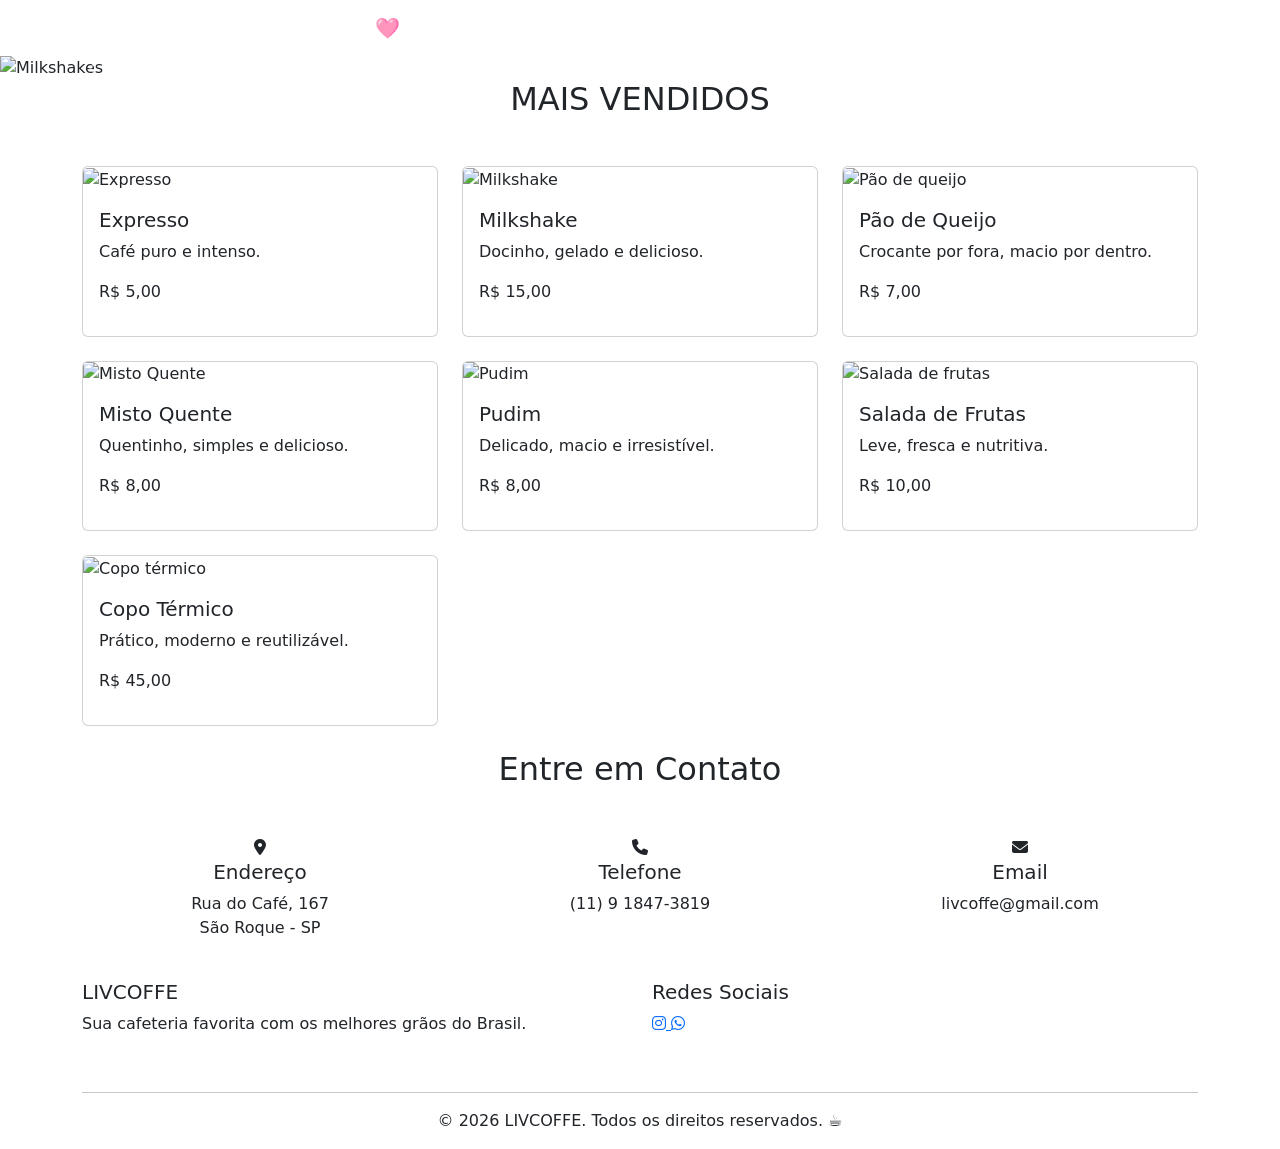
<file: src/main/resources/templates/index.html>
<!DOCTYPE html>
<html lang="pt-BR" xmlns:th="http://www.thymeleaf.org">

<head>
    <meta charset="UTF-8">
    <meta name="viewport" content="width=device-width, initial-scale=1.0">

    <title>LIVCOFFE - Sua Cafeteria Favorita</title>

    <!-- BOOTSTRAP -->
    <link href="https://cdn.jsdelivr.net/npm/bootstrap@5.3.8/dist/css/bootstrap.min.css"
          rel="stylesheet"
          integrity="sha384-sRIl4kxILFvY47J16cr9ZwB07vP4J8+LH7qKQnuqkuIAvNWLzeN8tE5YBujZqJLB"
          crossorigin="anonymous">

    <!-- FONT AWESOME -->
    <link rel="stylesheet"
          href="https://cdnjs.cloudflare.com/ajax/libs/font-awesome/6.4.0/css/all.min.css">

    <!-- CSS -->
    <link rel="stylesheet" th:href="@{/css/style.css}">

    <!-- FAVICON -->
    <link rel="icon"
          type="image/png"
          th:href="@{/img/favicon.png}">

</head>

<body>

<!-- ================================
     HEADER / NAVBAR
     ================================ -->

<header>

    <nav class="navbar navbar-expand-lg navbar-dark bg-coffee">

        <div class="container-fluid">

            <a class="navbar-brand" th:href="@{/}">
                <i class="fas fa-coffee"></i>
                SEJA BEM-VINDA(O) À LIVCOFFE! 🩷
            </a>

            <button class="navbar-toggler"
                    type="button"
                    data-bs-toggle="collapse"
                    data-bs-target="#navbarNav"
                    aria-controls="navbarNav"
                    aria-expanded="false"
                    aria-label="Toggle navigation">

                <span class="navbar-toggler-icon"></span>

            </button>

            <div class="collapse navbar-collapse" id="navbarNav">

                <ul class="navbar-nav ms-auto">

                    <li class="nav-item">
                        <a class="nav-link active"
                           th:href="@{/}">
                            Início
                        </a>
                    </li>
                    <li class="nav-item">
                        <a class="nav-link "
                           th:href="@{/sobre}">
                            Sobre
                        </a>
                    </li>

                    <li class="nav-item">
                        <a class="nav-link"
                           th:href="@{/produtos}">
                            Produtos
                        </a>
                    </li>

                    <li class="nav-item">
                        <a class="nav-link"
                           th:href="@{/pedidos}">
                            Pedidos
                        </a>
                    </li>

                </ul>

            </div>

        </div>

    </nav>

</header>



<!-- ================================
     CONTEÚDO PRINCIPAL
     ================================ -->

<main id="home">

    <!-- ================================
         CARROSSEL
         ================================ -->

    <div id="carouselExampleAutoplaying"
         class="carousel slide"
         data-bs-ride="carousel">

        <div class="carousel-inner">

            <!-- SLIDE 1 -->
            <div class="carousel-item active">

                <img th:src="@{/img/milkshakes.jpg}"
                     class="d-block w-100"
                     alt="Milkshakes">

                <div class="carousel-caption">

                    <h2 class="carousel-title">
                        Seu momento mais gostoso ☕
                    </h2>

                    <p class="carousel-text">
                        Cafés, doces e delícias preparados especialmente para você.
                    </p>

                    <a th:href="@{/produtos}" class="btn">
                        Conheça nosso menu
                    </a>

                </div>

            </div>


            <!-- SLIDE 2 -->
            <div class="carousel-item">

                <img th:src="@{/img/pãodequeijo.jpg}"
                     class="d-block w-100"
                     alt="Pão de queijo">

                <div class="carousel-caption">

                    <h2 class="carousel-title">
                        Sabor que combina com você
                    </h2>

                    <p class="carousel-text">
                        Aproveite nossos cafés e lanches fresquinhos.
                    </p>

                    <a th:href="@{/produtos}" class="btn">
                        Ver produtos
                    </a>

                </div>

            </div>


            <!-- SLIDE 3 -->
            <div class="carousel-item">-

                <img th:src="@{/img/Cupcakes.jpg}"
                     class="d-block w-100"
                     alt="Cupcakes">

                <div class="carousel-caption">

                    <h2 class="carousel-title">
                        Doces momentos na LIVCOFFE 🩷
                    </h2>

                    <p class="carousel-text">
                        Uma cafeteria feita para deixar seu dia mais especial.
                    </p>

                    <a href="#about" class="btn">
                        Sobre nós
                    </a>

                </div>

            </div>

        </div>


        <!-- BOTÃO ANTERIOR -->
        <button class="carousel-control-prev"
                type="button"
                data-bs-target="#carouselExampleAutoplaying"
                data-bs-slide="prev">

            <span class="carousel-control-prev-icon"></span>

            <span class="visually-hidden">
                Anterior
            </span>

        </button>


        <!-- BOTÃO PRÓXIMO -->
        <button class="carousel-control-next"
                type="button"
                data-bs-target="#carouselExampleAutoplaying"
                data-bs-slide="next">

            <span class="carousel-control-next-icon"></span>

            <span class="visually-hidden">
                Próximo
            </span>

        </button>

    </div>


    <!-- ================================
         MAIS VENDIDOS
         ================================ -->

    <section id="menu" class="menu-section">

        <div class="container">

            <h2 class="section-title text-center mb-5">
                MAIS VENDIDOS
            </h2>


            <div class="row">


                <!-- EXPRESSO -->
                <div class="col-lg-4 col-md-6 mb-4">

                    <div class="card coffee-card h-100">

                        <div class="card-image-wrapper">

                            <img th:src="@{/img/cafepreto.jpg}"
                                 class="card-img-top"
                                 alt="Expresso">

                        </div>

                        <div class="card-body">

                            <h5 class="card-title">
                                Expresso
                            </h5>

                            <p class="card-text">
                                Café puro e intenso.
                            </p>

                            <p class="price">
                                R$ 5,00
                            </p>

                        </div>

                    </div>

                </div>


                <!-- MILKSHAKE -->
                <div class="col-lg-4 col-md-6 mb-4">

                    <div class="card coffee-card h-100">

                        <div class="card-image-wrapper">

                            <img th:src="@{/img/milk.jpg}"
                                 class="card-img-top"
                                 alt="Milkshake">

                        </div>

                        <div class="card-body">

                            <h5 class="card-title">
                                Milkshake
                            </h5>

                            <p class="card-text">
                                Docinho, gelado e delicioso.
                            </p>

                            <p class="price">
                                R$ 15,00
                            </p>

                        </div>

                    </div>

                </div>


                <!-- PÃO DE QUEIJO -->
                <div class="col-lg-4 col-md-6 mb-4">

                    <div class="card coffee-card h-100">

                        <div class="card-image-wrapper">

                            <img th:src="@{/img/pãodqueijo.png}"
                                 class="card-img-top"
                                 alt="Pão de queijo">

                        </div>

                        <div class="card-body">

                            <h5 class="card-title">
                                Pão de Queijo
                            </h5>

                            <p class="card-text">
                                Crocante por fora, macio por dentro.
                            </p>

                            <p class="price">
                                R$ 7,00
                            </p>

                        </div>

                    </div>

                </div>


                <!-- MISTO QUENTE -->
                <div class="col-lg-4 col-md-6 mb-4">

                    <div class="card coffee-card h-100">

                        <div class="card-image-wrapper">

                            <img th:src="@{/img/mistoquente.png}"
                                 class="card-img-top"
                                 alt="Misto Quente">

                        </div>

                        <div class="card-body">

                            <h5 class="card-title">
                                Misto Quente
                            </h5>

                            <p class="card-text">
                                Quentinho, simples e delicioso.
                            </p>

                            <p class="price">
                                R$ 8,00
                            </p>

                        </div>

                    </div>

                </div>


                <!-- PUDIM -->
                <div class="col-lg-4 col-md-6 mb-4">

                    <div class="card coffee-card h-100">

                        <div class="card-image-wrapper">

                            <img th:src="@{/img/pudim.jpg}"
                                 class="card-img-top"
                                 alt="Pudim">

                        </div>

                        <div class="card-body">

                            <h5 class="card-title">
                                Pudim
                            </h5>

                            <p class="card-text">
                                Delicado, macio e irresistível.
                            </p>

                            <p class="price">
                                R$ 8,00
                            </p>

                        </div>

                    </div>

                </div>


                <!-- SALADA DE FRUTAS -->
                <div class="col-lg-4 col-md-6 mb-4">

                    <div class="card coffee-card h-100">

                        <div class="card-image-wrapper">

                            <img th:src="@{/img/saladadefruta.jpg}"
                                 class="card-img-top"
                                 alt="Salada de frutas">

                        </div>

                        <div class="card-body">

                            <h5 class="card-title">
                                Salada de Frutas
                            </h5>

                            <p class="card-text">
                                Leve, fresca e nutritiva.
                            </p>

                            <p class="price">
                                R$ 10,00
                            </p>

                        </div>

                    </div>

                </div>


                <!-- COPO TÉRMICO -->
                <div class="col-lg-4 col-md-6 mb-4">

                    <div class="card coffee-card h-100">

                        <div class="card-image-wrapper">

                            <img th:src="@{/img/copotermico.jpg}"
                                 class="card-img-top"
                                 alt="Copo térmico">

                        </div>

                        <div class="card-body">

                            <h5 class="card-title">
                                Copo Térmico
                            </h5>

                            <p class="card-text">
                                Prático, moderno e reutilizável.
                            </p>

                            <p class="price">
                                R$ 45,00
                            </p>

                        </div>

                    </div>

                </div>


            </div>

        </div>

    </section>

</main>


<!-- ================================
     CONTATO
     ================================ -->

<section id="contact" class="contact-section">

    <div class="container">

        <h2 class="section-title text-center mb-5">
            Entre em Contato
        </h2>

        <div class="row">


            <!-- ENDEREÇO -->

            <div class="col-lg-4 col-md-6 mb-4 text-center">

                <div class="contact-card">

                    <i class="fas fa-map-marker-alt"></i>

                    <h5>
                        Endereço
                    </h5>

                    <p>
                        Rua do Café, 167<br>
                        São Roque - SP<br>

                    </p>

                </div>

            </div>


            <!-- TELEFONE -->

            <div class="col-lg-4 col-md-6 mb-4 text-center">

                <div class="contact-card">

                    <i class="fas fa-phone"></i>

                    <h5>
                        Telefone
                    </h5>

                    <p>
                        (11) 9 1847-3819<br>
                    </p>

                </div>

            </div>


            <!-- EMAIL -->

            <div class="col-lg-4 col-md-6 mb-4 text-center">

                <div class="contact-card">

                    <i class="fas fa-envelope"></i>

                    <h5>
                        Email
                    </h5>

                    <p>
                     livcoffe@gmail.com<br>

                    </p>

                </div>

            </div>

        </div>

    </div>

</section>


<!-- ================================
     FOOTER
     ================================ -->

<footer class="footer-section">

    <div class="container">

        <div class="row">

            <!-- SOBRE -->

            <div class="col-md-6 mb-4">

                <h5>
                    LIVCOFFE
                </h5>

                <p>
                    Sua cafeteria favorita com os melhores grãos do Brasil.
                </p>

            </div>


            <!-- REDES SOCIAIS -->

            <div class="col-md-6 mb-4">

                <h5>
                    Redes Sociais
                </h5>

                <div class="social-links">

                    <a href="#" aria-label="Instagram">
                        <i class="fab fa-instagram"></i>
                    </a>

                    <a href="#" aria-label="WhatsApp">
                        <i class="fab fa-whatsapp"></i>
                    </a>

                </div>

            </div>

        </div>


        <hr>


        <div class="text-center">

            <p>
                &copy; 2026 LIVCOFFE. Todos os direitos reservados. ☕
            </p>

        </div>

    </div>

</footer>


<!-- ================================
     BOOTSTRAP JAVASCRIPT
     ================================ -->

<script src="https://cdn.jsdelivr.net/npm/bootstrap@5.3.8/dist/js/bootstrap.bundle.min.js"
        integrity="sha384-FKyoEForCGlyvwx9Hj09JcYn3nv7wiPVlz7YYwJrWVcXK/BmnVDxM+D2scQbITxI"
        crossorigin="anonymous">
</script>

</body>

</html>
</file>
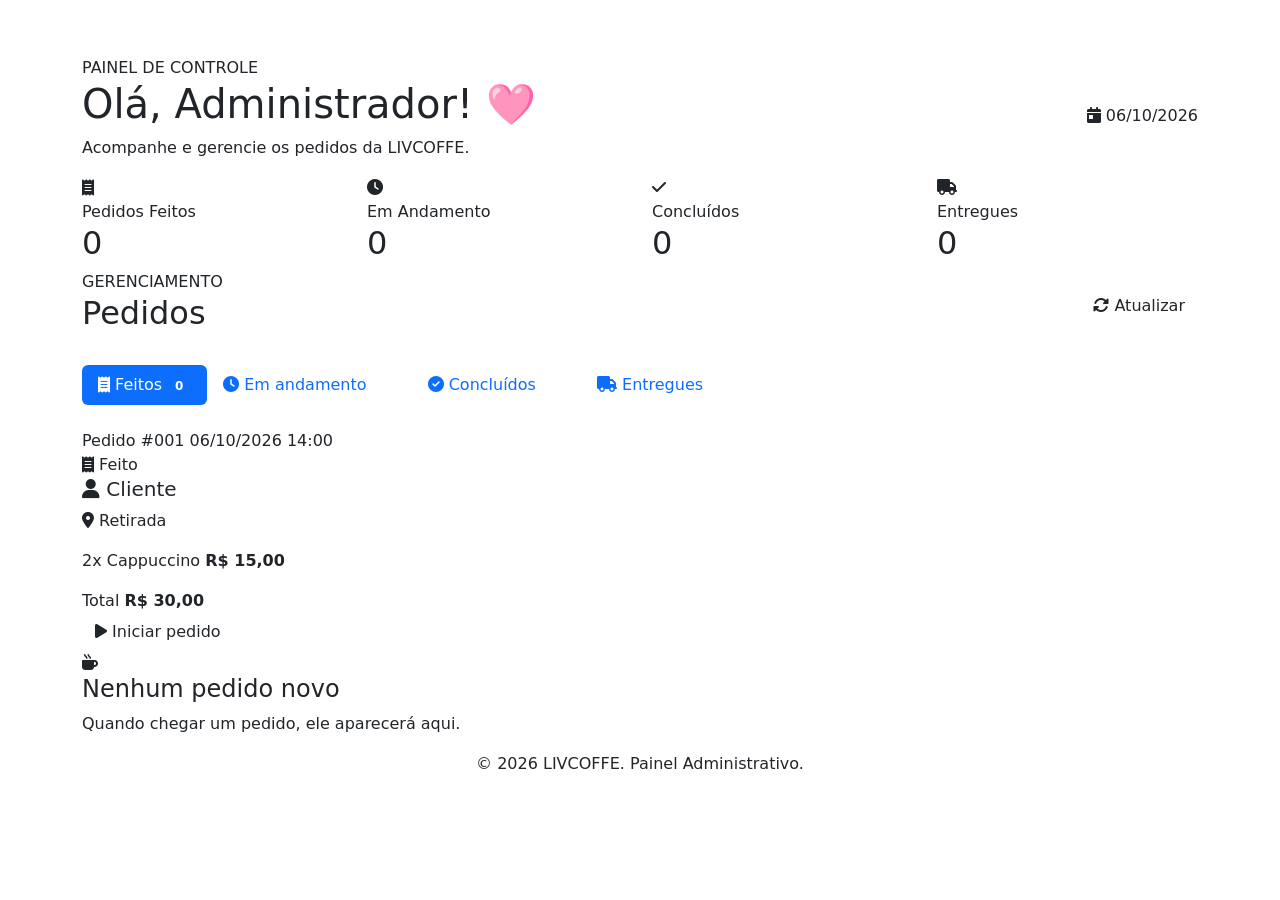
<file: src/main/resources/templates/admin.html>
<!DOCTYPE html>
<html lang="pt-BR" xmlns:th="http://www.thymeleaf.org">

<head>

    <meta charset="UTF-8">
    <meta name="viewport" content="width=device-width, initial-scale=1.0">

    <title>LIVCOFFE - Painel Administrativo</title>

    <!-- BOOTSTRAP -->
    <link href="https://cdn.jsdelivr.net/npm/bootstrap@5.3.8/dist/css/bootstrap.min.css"
          rel="stylesheet">

    <!-- FONT AWESOME -->
    <link rel="stylesheet"
          href="https://cdnjs.cloudflare.com/ajax/libs/font-awesome/6.4.0/css/all.min.css">

    <!-- CSS -->
    <link rel="stylesheet"
          th:href="@{/css/style.css}">

    <!-- FAVICON -->
    <link rel="icon"
          type="image/png"
          th:href="@{/img/favicon.png}">

</head>


<body>


<!-- =====================================================
     NAVBAR
     ===================================================== -->

<header>

    <nav class="navbar navbar-expand-lg navbar-dark bg-coffee">

        <div class="container-fluid">

            <a class="navbar-brand" th:href="@{/admin}">

                <i class="fas fa-mug-hot"></i>

                LIVCOFFE | ADMIN

            </a>


            <button class="navbar-toggler"
                    type="button"
                    data-bs-toggle="collapse"
                    data-bs-target="#navbarAdmin">

                <span class="navbar-toggler-icon"></span>

            </button>


            <div class="collapse navbar-collapse"
                 id="navbarAdmin">

                <ul class="navbar-nav ms-auto">


                    <li class="nav-item">

                        <a class="nav-link"
                           th:href="@{/}">

                            <i class="fas fa-home"></i>

                            Site

                        </a>

                    </li>


                    <li class="nav-item">

                        <a class="nav-link"
                           th:href="@{/produtos}">

                            <i class="fas fa-coffee"></i>

                            Produtos

                        </a>

                    </li>


                    <li class="nav-item">

                        <a class="nav-link"
                           th:href="@{/pedidos}">

                            <i class="fas fa-shopping-cart"></i>

                            Pedidos

                        </a>

                    </li>

                </ul>

            </div>

        </div>

    </nav>

</header>



<!-- =====================================================
     CABEÇALHO
     ===================================================== -->

<main>

    <section class="admin-header">

        <div class="container">

            <div class="d-flex justify-content-between
                        align-items-center flex-wrap">

                <div>

                    <span class="admin-subtitle">
                        PAINEL DE CONTROLE
                    </span>

                    <h1>
                        Olá, Administrador! 🩷
                    </h1>

                    <p>
                        Acompanhe e gerencie os pedidos da LIVCOFFE.
                    </p>

                </div>


                <div class="admin-date">

                    <i class="fas fa-calendar-day"></i>

                    <span th:text="${dataAtual}">
                        06/10/2026
                    </span>

                </div>

            </div>

        </div>

    </section>



    <!-- =================================================
         RESUMO
         ================================================= -->

    <section class="admin-dashboard">

        <div class="container">

            <div class="row g-4">


                <!-- PEDIDOS FEITOS -->

                <div class="col-xl-3 col-md-6">

                    <div class="admin-stat-card">

                        <div class="admin-stat-icon pedidos">

                            <i class="fas fa-receipt"></i>

                        </div>

                        <div>

                            <span>
                                Pedidos Feitos
                            </span>

                            <h2 th:text="${totalFeitos}">
                                0
                            </h2>

                        </div>

                    </div>

                </div>


                <!-- EM ANDAMENTO -->

                <div class="col-xl-3 col-md-6">

                    <div class="admin-stat-card">

                        <div class="admin-stat-icon andamento">

                            <i class="fas fa-clock"></i>

                        </div>

                        <div>

                            <span>
                                Em Andamento
                            </span>

                            <h2 th:text="${totalAndamento}">
                                0
                            </h2>

                        </div>

                    </div>

                </div>


                <!-- CONCLUÍDOS -->

                <div class="col-xl-3 col-md-6">

                    <div class="admin-stat-card">

                        <div class="admin-stat-icon concluidos">

                            <i class="fas fa-check"></i>

                        </div>

                        <div>

                            <span>
                                Concluídos
                            </span>

                            <h2 th:text="${totalConcluidos}">
                                0
                            </h2>

                        </div>

                    </div>

                </div>


                <!-- ENTREGUES -->

                <div class="col-xl-3 col-md-6">

                    <div class="admin-stat-card">

                        <div class="admin-stat-icon entregues">

                            <i class="fas fa-truck"></i>

                        </div>

                        <div>

                            <span>
                                Entregues
                            </span>

                            <h2 th:text="${totalEntregues}">
                                0
                            </h2>

                        </div>

                    </div>

                </div>

            </div>

        </div>

    </section>



    <!-- =================================================
         PEDIDOS
         ================================================= -->

    <section class="admin-orders">

        <div class="container">


            <div class="d-flex justify-content-between
                        align-items-center flex-wrap mb-4">

                <div>

                    <span class="admin-subtitle">
                        GERENCIAMENTO
                    </span>

                    <h2 class="section-title">
                        Pedidos
                    </h2>

                </div>


                <button class="btn btn-coffee"
                        onclick="location.reload()">

                    <i class="fas fa-sync-alt"></i>

                    Atualizar

                </button>

            </div>



            <!-- =================================================
                 TABS
                 ================================================= -->

            <ul class="nav nav-pills admin-tabs mb-4"
                id="pedidosTabs"
                role="tablist">


                <!-- FEITOS -->

                <li class="nav-item"
                    role="presentation">

                    <button class="nav-link active"
                            data-bs-toggle="pill"
                            data-bs-target="#feitos"
                            type="button">

                        <i class="fas fa-receipt"></i>

                        Feitos

                        <span class="badge"
                              th:text="${totalFeitos}">
                            0
                        </span>

                    </button>

                </li>


                <!-- ANDAMENTO -->

                <li class="nav-item"
                    role="presentation">

                    <button class="nav-link"
                            data-bs-toggle="pill"
                            data-bs-target="#andamento"
                            type="button">

                        <i class="fas fa-clock"></i>

                        Em andamento

                        <span class="badge"
                              th:text="${totalAndamento}">
                            0
                        </span>

                    </button>

                </li>


                <!-- CONCLUÍDOS -->

                <li class="nav-item"
                    role="presentation">

                    <button class="nav-link"
                            data-bs-toggle="pill"
                            data-bs-target="#concluidos"
                            type="button">

                        <i class="fas fa-check-circle"></i>

                        Concluídos

                        <span class="badge"
                              th:text="${totalConcluidos}">
                            0
                        </span>

                    </button>

                </li>


                <!-- ENTREGUES -->

                <li class="nav-item"
                    role="presentation">

                    <button class="nav-link"
                            data-bs-toggle="pill"
                            data-bs-target="#entregues"
                            type="button">

                        <i class="fas fa-truck"></i>

                        Entregues

                        <span class="badge"
                              th:text="${totalEntregues}">
                            0
                        </span>

                    </button>

                </li>

            </ul>



            <!-- =================================================
                 CONTEÚDO DAS TABS
                 ================================================= -->

            <div class="tab-content">


                <!-- =================================================
                     PEDIDOS FEITOS
                     ================================================= -->

                <div class="tab-pane fade show active"
                     id="feitos">

                    <div class="orders-container">


                        <!-- PEDIDO -->

                        <div class="admin-order-card"
                             th:each="pedido : ${pedidosFeitos}">


                            <div class="order-header">

                                <div>

                                    <span class="order-number"
                                          th:text="'Pedido #' + ${pedido.id}">
                                        Pedido #001
                                    </span>

                                    <span class="order-date"
                                          th:text="${pedido.data}">
                                        06/10/2026 14:00
                                    </span>

                                </div>


                                <span class="status-badge status-feito">

                                    <i class="fas fa-receipt"></i>

                                    Feito

                                </span>

                            </div>


                            <div class="order-body">


                                <div class="order-info">

                                    <h5>

                                        <i class="fas fa-user"></i>

                                        <span th:text="${pedido.cliente}">
                                            Cliente
                                        </span>

                                    </h5>


                                    <p>

                                        <i class="fas fa-map-marker-alt"></i>

                                        <span th:text="${pedido.tipoPedido}">
                                            Retirada
                                        </span>

                                    </p>

                                </div>


                                <div class="order-products">

                                    <p th:each="item : ${pedido.itens}">

                                        <span th:text="${item.quantidade + 'x ' + item.nome}">
                                            2x Cappuccino
                                        </span>

                                        <strong
                                                th:text="${'R$ ' + item.preco}">
                                            R$ 15,00
                                        </strong>

                                    </p>

                                </div>


                                <div class="order-total">

                                    <span>
                                        Total
                                    </span>

                                    <strong
                                            th:text="${'R$ ' + pedido.total}">
                                        R$ 30,00
                                    </strong>

                                </div>

                            </div>


                            <div class="order-footer">

                                <form th:action="@{/admin/pedido/andamento/{id}(id=${pedido.id})}"
                                      method="post">

                                    <button type="submit"
                                            class="btn btn-coffee">

                                        <i class="fas fa-play"></i>

                                        Iniciar pedido

                                    </button>

                                </form>

                            </div>

                        </div>


                        <!-- SEM PEDIDOS -->

                        <div class="empty-orders"
                             th:if="${pedidosFeitos == null or #lists.isEmpty(pedidosFeitos)}">

                            <i class="fas fa-mug-hot"></i>

                            <h4>
                                Nenhum pedido novo
                            </h4>

                            <p>
                                Quando chegar um pedido, ele aparecerá aqui.
                            </p>

                        </div>

                    </div>

                </div>



                <!-- =================================================
                     EM ANDAMENTO
                     ================================================= -->

                <div class="tab-pane fade"
                     id="andamento">

                    <div class="orders-container">

                        <div class="admin-order-card"
                             th:each="pedido : ${pedidosAndamento}">

                            <div class="order-header">

                                <div>

                                    <span class="order-number"
                                          th:text="'Pedido #' + ${pedido.id}">
                                        Pedido #002
                                    </span>

                                    <span class="order-date"
                                          th:text="${pedido.data}">
                                        06/10/2026 14:10
                                    </span>

                                </div>


                                <span class="status-badge status-andamento">

                                    <i class="fas fa-clock"></i>

                                    Em andamento

                                </span>

                            </div>


                            <div class="order-body">

                                <div class="order-info">

                                    <h5>

                                        <i class="fas fa-user"></i>

                                        <span th:text="${pedido.cliente}">
                                            Cliente
                                        </span>

                                    </h5>

                                    <p>

                                        <i class="fas fa-shopping-bag"></i>

                                        <span th:text="${pedido.tipoPedido}">
                                            Retirada
                                        </span>

                                    </p>

                                </div>


                                <div class="order-products">

                                    <p th:each="item : ${pedido.itens}">

                                        <span th:text="${item.quantidade + 'x ' + item.nome}">
                                            1x Milkshake
                                        </span>

                                        <strong
                                                th:text="${'R$ ' + item.preco}">
                                            R$ 15,00
                                        </strong>

                                    </p>

                                </div>


                                <div class="order-total">

                                    <span>
                                        Total
                                    </span>

                                    <strong
                                            th:text="${'R$ ' + pedido.total}">
                                        R$ 15,00
                                    </strong>

                                </div>

                            </div>


                            <div class="order-footer">

                                <form th:action="@{/admin/pedido/concluir/{id}(id=${pedido.id})}"
                                      method="post">

                                    <button type="submit"
                                            class="btn btn-success">

                                        <i class="fas fa-check"></i>

                                        Concluir pedido

                                    </button>

                                </form>

                            </div>

                        </div>


                        <div class="empty-orders"
                             th:if="${pedidosAndamento == null or #lists.isEmpty(pedidosAndamento)}">

                            <i class="fas fa-clock"></i>

                            <h4>
                                Nenhum pedido em andamento
                            </h4>

                            <p>
                                Os pedidos em preparo aparecerão aqui.
                            </p>

                        </div>

                    </div>

                </div>



                <!-- =================================================
                     CONCLUÍDOS
                     ================================================= -->

                <div class="tab-pane fade"
                     id="concluidos">

                    <div class="orders-container">

                        <div class="admin-order-card"
                             th:each="pedido : ${pedidosConcluidos}">

                            <div class="order-header">

                                <div>

                                    <span class="order-number"
                                          th:text="'Pedido #' + ${pedido.id}">
                                        Pedido #003
                                    </span>

                                    <span class="order-date"
                                          th:text="${pedido.data}">
                                        06/10/2026
                                    </span>

                                </div>


                                <span class="status-badge status-concluido">

                                    <i class="fas fa-check-circle"></i>

                                    Concluído

                                </span>

                            </div>


                            <div class="order-body">

                                <div class="order-info">

                                    <h5>

                                        <i class="fas fa-user"></i>

                                        <span th:text="${pedido.cliente}">
                                            Cliente
                                        </span>

                                    </h5>

                                </div>


                                <div class="order-total">

                                    <span>
                                        Total
                                    </span>

                                    <strong
                                            th:text="${'R$ ' + pedido.total}">
                                        R$ 25,00
                                    </strong>

                                </div>

                            </div>


                            <div class="order-footer">

                                <form th:action="@{/admin/pedido/entregar/{id}(id=${pedido.id})}"
                                      method="post">

                                    <button type="submit"
                                            class="btn btn-coffee">

                                        <i class="fas fa-truck"></i>

                                        Marcar como entregue

                                    </button>

                                </form>

                            </div>

                        </div>


                        <div class="empty-orders"
                             th:if="${pedidosConcluidos == null or #lists.isEmpty(pedidosConcluidos)}">

                            <i class="fas fa-check-circle"></i>

                            <h4>
                                Nenhum pedido concluído
                            </h4>

                        </div>

                    </div>

                </div>



                <!-- =================================================
                     ENTREGUES
                     ================================================= -->

                <div class="tab-pane fade"
                     id="entregues">

                    <div class="orders-container">

                        <div class="admin-order-card"
                             th:each="pedido : ${pedidosEntregues}">

                            <div class="order-header">

                                <div>

                                    <span class="order-number"
                                          th:text="'Pedido #' + ${pedido.id}">
                                        Pedido #004
                                    </span>

                                    <span class="order-date"
                                          th:text="${pedido.data}">
                                        06/10/2026
                                    </span>

                                </div>


                                <span class="status-badge status-entregue">

                                    <i class="fas fa-check-double"></i>

                                    Entregue

                                </span>

                            </div>


                            <div class="order-body">

                                <div class="order-info">

                                    <h5>

                                        <i class="fas fa-user"></i>

                                        <span th:text="${pedido.cliente}">
                                            Cliente
                                        </span>

                                    </h5>

                                </div>


                                <div class="order-total">

                                    <span>
                                        Total
                                    </span>

                                    <strong
                                            th:text="${'R$ ' + pedido.total}">
                                        R$ 40,00
                                    </strong>

                                </div>

                            </div>

                        </div>


                        <div class="empty-orders"
                             th:if="${pedidosEntregues == null or #lists.isEmpty(pedidosEntregues)}">

                            <i class="fas fa-truck"></i>

                            <h4>
                                Nenhum pedido entregue
                            </h4>

                            <p>
                                Os pedidos finalizados aparecerão aqui.
                            </p>

                        </div>

                    </div>

                </div>

            </div>

        </div>

    </section>

</main>



<!-- =====================================================
     FOOTER
     ===================================================== -->

<footer class="footer-section">

    <div class="container">

        <div class="text-center">

            <p>
                &copy; 2026 LIVCOFFE.
                Painel Administrativo.
            </p>

        </div>

    </div>

</footer>



<!-- BOOTSTRAP JS -->

<script src="https://cdn.jsdelivr.net/npm/bootstrap@5.3.8/dist/js/bootstrap.bundle.min.js">
</script>

</body>

</html>
</file>
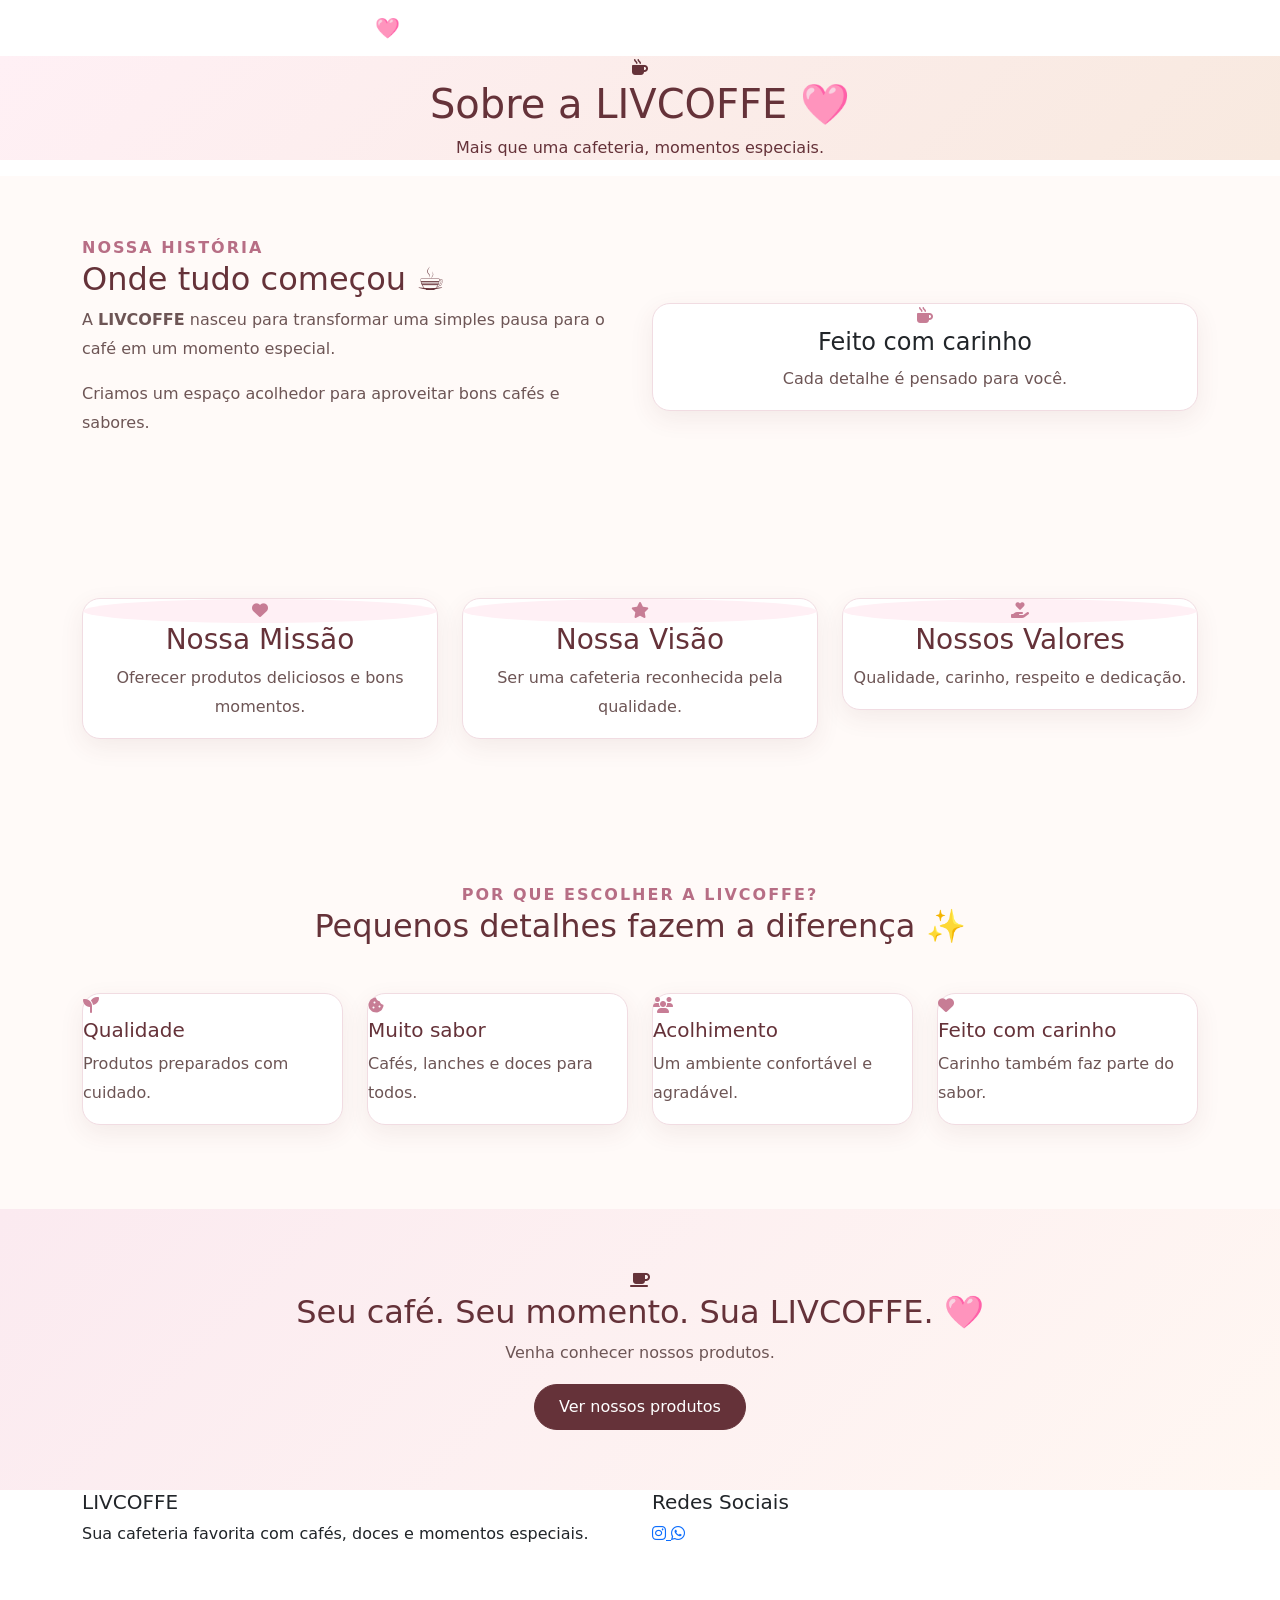
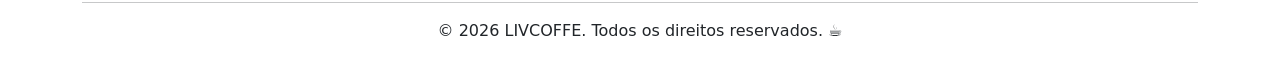
<file: src/main/resources/templates/sobre.html>
<!DOCTYPE html>
<html lang="pt-BR" xmlns:th="http://www.thymeleaf.org">

<head>
    <meta charset="UTF-8">
    <meta name="viewport" content="width=device-width, initial-scale=1.0">

    <title>LIVCOFFE - Sobre Nós</title>

    <!-- BOOTSTRAP -->
    <link href="https://cdn.jsdelivr.net/npm/bootstrap@5.3.8/dist/css/bootstrap.min.css"
          rel="stylesheet">

    <!-- FONT AWESOME -->
    <link rel="stylesheet"
          href="https://cdnjs.cloudflare.com/ajax/libs/font-awesome/6.4.0/css/all.min.css">

    <!-- CSS -->
    <link rel="stylesheet" th:href="@{/css/style.css}">

    <!-- FAVICON -->
    <link rel="icon" type="image/png" th:href="@{/img/favicon.png}">

    <style>
        /* CORES E ESTILO DA PÁGINA SOBRE */

        .about-hero {
            background: linear-gradient(135deg, #fff0f5, #f8e9df) !important;
            color: #653239 !important;
        }

        .about-hero h1,
        .about-hero p,
        .about-hero-icon {
            color: #653239 !important;
        }

        .about-section,
        .mission-section {
            background: #fffaf8 !important;
        }

        .about-section p,
        .mission-section p,
        .about-final p {
            color: #6d5555 !important;
            line-height: 1.8;
        }

        .about-subtitle {
            color: #b76e85 !important;
            letter-spacing: 2px;
            font-weight: 700;
        }

        .section-title,
        .about-section h2,
        .mission-section h3,
        .difference-card h5 {
            color: #653239 !important;
        }

        /* CARDS */

        .about-icon-box,
        .about-card,
        .difference-card {
            background: #ffffff !important;
            border: 1px solid #f1dce2 !important;
            border-radius: 18px !important;
            box-shadow: 0 8px 24px rgba(101, 50, 57, 0.08) !important;
            transition: transform 0.25s ease, box-shadow 0.25s ease;
        }

        .about-icon-box:hover,
        .about-card:hover,
        .difference-card:hover {
            transform: translateY(-4px);
            box-shadow: 0 12px 28px rgba(101, 50, 57, 0.13) !important;
        }

        .about-icon-box i,
        .about-card-icon,
        .difference-card > i {
            color: #c77d95 !important;
        }

        .about-card-icon {
            background: #fff0f5 !important;
            border-radius: 50%;
        }

        /* FRASE FINAL */

        .about-final {
            background: linear-gradient(135deg, #fbeaf0, #fff7f2) !important;
            color: #653239 !important;
        }

        .about-final h2,
        .about-final i {
            color: #653239 !important;
        }

        .about-final .btn-coffee {
            background: #653239 !important;
            border-color: #653239 !important;
            color: #ffffff !important;
            border-radius: 25px;
            padding: 10px 24px;
            transition: 0.3s;
        }

        .about-final .btn-coffee:hover {
            background: #8a4b5a !important;
            border-color: #8a4b5a !important;
        }

        /* ESPAÇAMENTO ORIGINAL */

        .about-section,
        .mission-section,
        .about-final {
            padding-top: 60px;
            padding-bottom: 60px;
        }

        @media (max-width: 768px) {
            .about-section,
            .mission-section,
            .about-final {
                padding-top: 40px;
                padding-bottom: 40px;
            }
        }
    </style>
</head>

<body>

<!-- HEADER -->

<header>
    <nav class="navbar navbar-expand-lg navbar-dark bg-coffee">
        <div class="container-fluid">

            <a class="navbar-brand" th:href="@{/}">
                <i class="fas fa-coffee"></i>
                SEJA BEM-VINDA(O) À LIVCOFFE! 🩷
            </a>

            <button class="navbar-toggler"
                    type="button"
                    data-bs-toggle="collapse"
                    data-bs-target="#navbarNav">
                <span class="navbar-toggler-icon"></span>
            </button>

            <div class="collapse navbar-collapse" id="navbarNav">
                <ul class="navbar-nav ms-auto">

                    <li class="nav-item">
                        <a class="nav-link" th:href="@{/}">Início</a>
                    </li>

                    <li class="nav-item">
                        <a class="nav-link active" th:href="@{/sobre}">Sobre</a>
                    </li>

                    <li class="nav-item">
                        <a class="nav-link" th:href="@{/produtos}">Produtos</a>
                    </li>

                    <li class="nav-item">
                        <a class="nav-link" th:href="@{/pedidos}">Pedidos</a>
                    </li>

                </ul>
            </div>
        </div>
    </nav>
</header>

<!-- BANNER -->

<section class="about-hero">
    <div class="container text-center">

        <i class="fas fa-mug-hot about-hero-icon"></i>

        <h1>Sobre a LIVCOFFE 🩷</h1>

        <p>Mais que uma cafeteria, momentos especiais.</p>

    </div>
</section>

<!-- NOSSA HISTÓRIA -->

<section class="about-section">
    <div class="container">
        <div class="row align-items-center">

            <div class="col-lg-6 mb-4">

                <span class="about-subtitle">NOSSA HISTÓRIA</span>

                <h2 class="section-title">Onde tudo começou ☕</h2>

                <p>
                    A <strong>LIVCOFFE</strong> nasceu para transformar
                    uma simples pausa para o café em um momento especial.
                </p>

                <p>
                    Criamos um espaço acolhedor para aproveitar bons
                    cafés e sabores.
                </p>

            </div>

            <div class="col-lg-6 text-center">
                <div class="about-icon-box">

                    <i class="fas fa-mug-hot"></i>

                    <h4>Feito com carinho</h4>

                    <p>Cada detalhe é pensado para você.</p>

                </div>
            </div>

        </div>
    </div>
</section>

<!-- MISSÃO, VISÃO E VALORES -->

<section class="mission-section">
    <div class="container">
        <div class="row text-center">

            <div class="col-lg-4 col-md-6 mb-4">
                <div class="about-card">

                    <div class="about-card-icon">
                        <i class="fas fa-heart"></i>
                    </div>

                    <h3>Nossa Missão</h3>

                    <p>
                        Oferecer produtos deliciosos e bons momentos.
                    </p>

                </div>
            </div>

            <div class="col-lg-4 col-md-6 mb-4">
                <div class="about-card">

                    <div class="about-card-icon">
                        <i class="fas fa-star"></i>
                    </div>

                    <h3>Nossa Visão</h3>

                    <p>
                        Ser uma cafeteria reconhecida pela qualidade.
                    </p>

                </div>
            </div>

            <div class="col-lg-4 col-md-6 mb-4">
                <div class="about-card">

                    <div class="about-card-icon">
                        <i class="fas fa-hand-holding-heart"></i>
                    </div>

                    <h3>Nossos Valores</h3>

                    <p>
                        Qualidade, carinho, respeito e dedicação.
                    </p>

                </div>
            </div>

        </div>
    </div>
</section>

<!-- DIFERENCIAIS -->

<section class="about-section">
    <div class="container">

        <div class="text-center mb-5">

            <span class="about-subtitle">
                POR QUE ESCOLHER A LIVCOFFE?
            </span>

            <h2 class="section-title">
                Pequenos detalhes fazem a diferença ✨
            </h2>

        </div>

        <div class="row">

            <div class="col-lg-3 col-md-6 mb-4">
                <div class="difference-card">

                    <i class="fas fa-seedling"></i>

                    <h5>Qualidade</h5>

                    <p>Produtos preparados com cuidado.</p>

                </div>
            </div>

            <div class="col-lg-3 col-md-6 mb-4">
                <div class="difference-card">

                    <i class="fas fa-cookie-bite"></i>

                    <h5>Muito sabor</h5>

                    <p>Cafés, lanches e doces para todos.</p>

                </div>
            </div>

            <div class="col-lg-3 col-md-6 mb-4">
                <div class="difference-card">

                    <i class="fas fa-users"></i>

                    <h5>Acolhimento</h5>

                    <p>Um ambiente confortável e agradável.</p>

                </div>
            </div>

            <div class="col-lg-3 col-md-6 mb-4">
                <div class="difference-card">

                    <i class="fas fa-heart"></i>

                    <h5>Feito com carinho</h5>

                    <p>Carinho também faz parte do sabor.</p>

                </div>
            </div>

        </div>
    </div>
</section>

<!-- FRASE FINAL -->

<section class="about-final">
    <div class="container text-center">

        <i class="fas fa-coffee"></i>

        <h2>Seu café. Seu momento. Sua LIVCOFFE. 🩷</h2>

        <p>Venha conhecer nossos produtos.</p>

        <a th:href="@{/produtos}" class="btn btn-coffee">
            Ver nossos produtos
        </a>

    </div>
</section>

<!-- FOOTER -->

<footer class="footer-section">
    <div class="container">
        <div class="row">

            <div class="col-md-6 mb-4">

                <h5>LIVCOFFE</h5>

                <p>
                    Sua cafeteria favorita com cafés,
                    doces e momentos especiais.
                </p>

            </div>

            <div class="col-md-6 mb-4">

                <h5>Redes Sociais</h5>

                <div class="social-links">

                    <a href="#" aria-label="Instagram">
                        <i class="fab fa-instagram"></i>
                    </a>

                    <a href="#" aria-label="WhatsApp">
                        <i class="fab fa-whatsapp"></i>
                    </a>

                </div>

            </div>

        </div>

        <hr>

        <div class="text-center">
            <p>
                &copy; 2026 LIVCOFFE.
                Todos os direitos reservados. ☕
            </p>
        </div>

    </div>
</footer>

<!-- BOOTSTRAP JS -->

<script src="https://cdn.jsdelivr.net/npm/bootstrap@5.3.8/dist/js/bootstrap.bundle.min.js"></script>

</body>
</html>
</file>
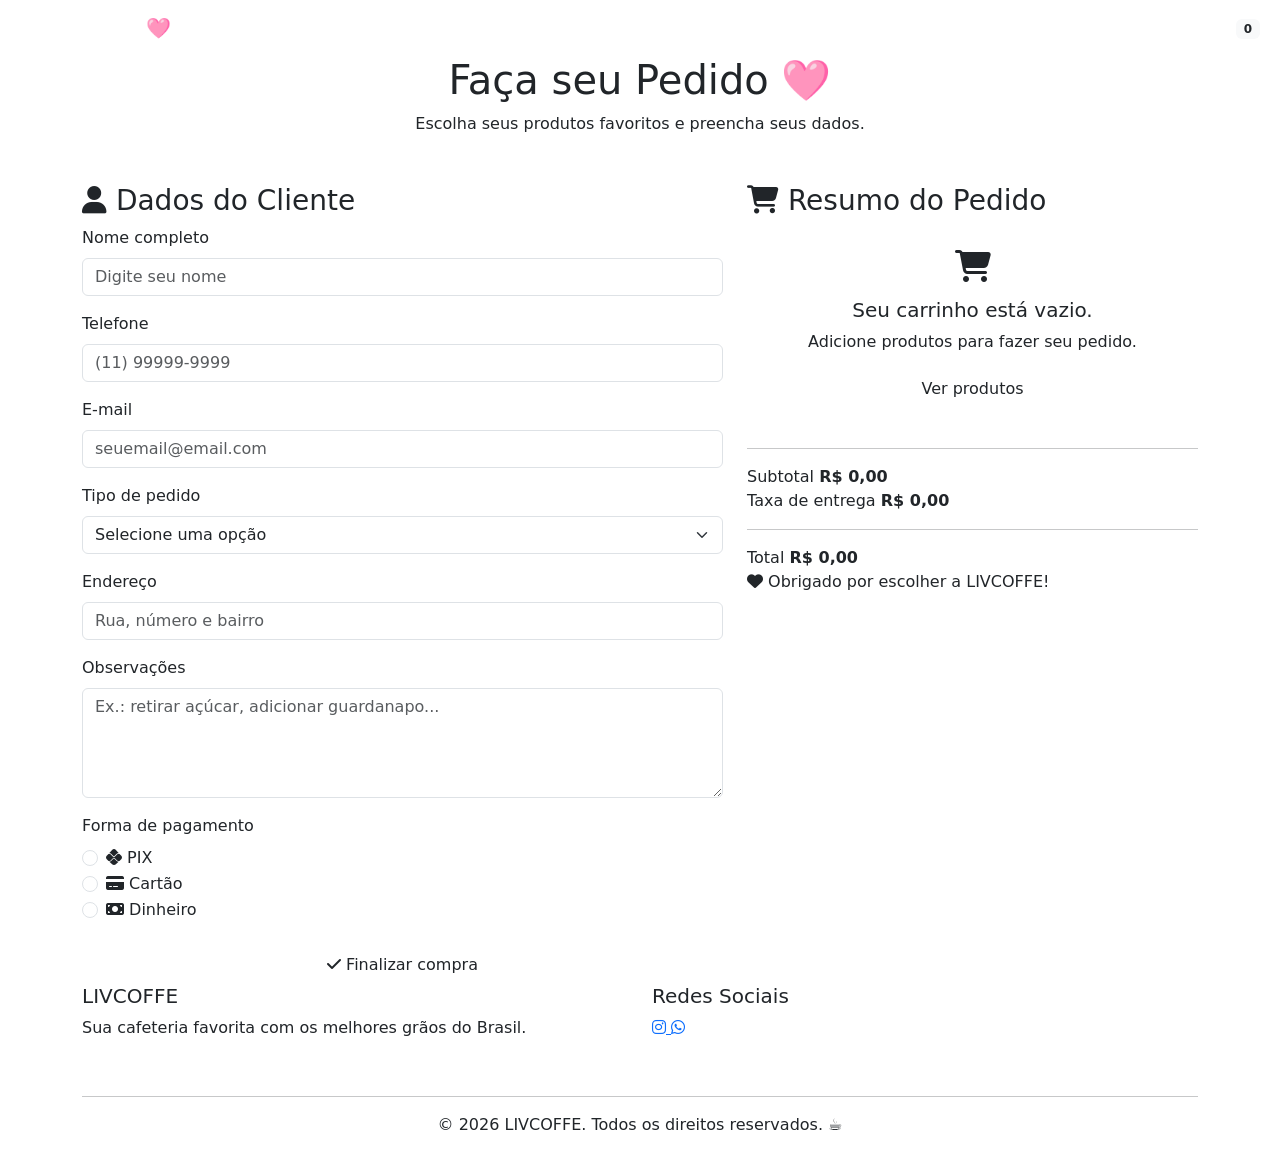
<file: src/main/resources/templates/pedidos/pedidos.html>
<!DOCTYPE html>
<html lang="pt-BR" xmlns:th="http://www.thymeleaf.org">

<head>
    <meta charset="UTF-8">
    <meta name="viewport" content="width=device-width, initial-scale=1.0">

    <title>LIVCOFFE - Fazer Pedido</title>

    <link href="https://cdn.jsdelivr.net/npm/bootstrap@5.3.8/dist/css/bootstrap.min.css"
          rel="stylesheet">

    <link rel="stylesheet"
          href="https://cdnjs.cloudflare.com/ajax/libs/font-awesome/6.4.0/css/all.min.css">

    <link rel="stylesheet" th:href="@{/css/style.css}">
</head>

<body>

<header>
    <nav class="navbar navbar-expand-lg navbar-dark bg-coffee">
        <div class="container-fluid">

            <a class="navbar-brand" th:href="@{/}">
                <i class="fas fa-coffee"></i>
                LIVCOFFE 🩷
            </a>

            <button class="navbar-toggler"
                    type="button"
                    data-bs-toggle="collapse"
                    data-bs-target="#navbarNav">
                <span class="navbar-toggler-icon"></span>
            </button>

            <div class="collapse navbar-collapse" id="navbarNav">
                <ul class="navbar-nav ms-auto">

                    <li class="nav-item">
                        <a class="nav-link" th:href="@{/}">Início</a>
                    </li>

                    <li class="nav-item">
                        <a class="nav-link" th:href="@{/sobre}">Sobre</a>
                    </li>

                    <li class="nav-item">
                        <a class="nav-link" th:href="@{/produtos}">Produtos</a>
                    </li>

                    <li class="nav-item">
                        <a class="nav-link active" th:href="@{/pedidos}">Pedidos</a>
                    </li>

                    <li class="nav-item">
                        <a class="nav-link" th:href="@{/pedidos}">
                            <i class="fas fa-shopping-cart"></i>
                            Carrinho
                            <span id="contadorCarrinho"
                                  class="badge bg-light text-dark">0</span>
                        </a>
                    </li>

                </ul>
            </div>

        </div>
    </nav>
</header>

<main>
    <section class="pedido-section">
        <div class="container">

            <div class="text-center mb-5">
                <h1 class="section-title">Faça seu Pedido 🩷</h1>
                <p class="pedido-subtitle">
                    Escolha seus produtos favoritos e preencha seus dados.
                </p>
            </div>

            <div class="row g-4">

                <!-- DADOS DO CLIENTE -->
                <div class="col-lg-7">
                    <div class="pedido-card">

                        <h3 class="pedido-title">
                            <i class="fas fa-user"></i>
                            Dados do Cliente
                        </h3>

                        <form>

                            <div class="mb-3">
                                <label for="nome" class="form-label">
                                    Nome completo
                                </label>
                                <input type="text"
                                       class="form-control"
                                       id="nome"
                                       name="nome"
                                       placeholder="Digite seu nome"
                                       required>
                            </div>

                            <div class="mb-3">
                                <label for="telefone" class="form-label">
                                    Telefone
                                </label>
                                <input type="tel"
                                       class="form-control"
                                       id="telefone"
                                       name="telefone"
                                       placeholder="(11) 99999-9999"
                                       required>
                            </div>

                            <div class="mb-3">
                                <label for="email" class="form-label">
                                    E-mail
                                </label>
                                <input type="email"
                                       class="form-control"
                                       id="email"
                                       name="email"
                                       placeholder="seuemail@email.com"
                                       required>
                            </div>

                            <div class="mb-3">
                                <label for="tipoPedido" class="form-label">
                                    Tipo de pedido
                                </label>
                                <select class="form-select"
                                        id="tipoPedido"
                                        name="tipoPedido"
                                        required>
                                    <option value="">Selecione uma opção</option>
                                    <option value="retirada">Retirar na cafeteria</option>
                                    <option value="entrega">Entrega</option>
                                </select>
                            </div>

                            <div class="mb-3">
                                <label for="endereco" class="form-label">
                                    Endereço
                                </label>
                                <input type="text"
                                       class="form-control"
                                       id="endereco"
                                       name="endereco"
                                       placeholder="Rua, número e bairro">
                            </div>

                            <div class="mb-3">
                                <label for="observacao" class="form-label">
                                    Observações
                                </label>
                                <textarea class="form-control"
                                          id="observacao"
                                          name="observacao"
                                          rows="4"
                                          placeholder="Ex.: retirar açúcar, adicionar guardanapo..."></textarea>
                            </div>

                            <div class="mb-4">
                                <label class="form-label">
                                    Forma de pagamento
                                </label>

                                <div class="pagamento-options">

                                    <div class="form-check">
                                        <input class="form-check-input"
                                               type="radio"
                                               name="pagamento"
                                               id="pix"
                                               value="pix"
                                               required>
                                        <label class="form-check-label" for="pix">
                                            <i class="fa-brands fa-pix"></i>
                                            PIX
                                        </label>
                                    </div>

                                    <div class="form-check">
                                        <input class="form-check-input"
                                               type="radio"
                                               name="pagamento"
                                               id="cartao"
                                               value="cartao">
                                        <label class="form-check-label" for="cartao">
                                            <i class="fas fa-credit-card"></i>
                                            Cartão
                                        </label>
                                    </div>

                                    <div class="form-check">
                                        <input class="form-check-input"
                                               type="radio"
                                               name="pagamento"
                                               id="dinheiro"
                                               value="dinheiro">
                                        <label class="form-check-label" for="dinheiro">
                                            <i class="fas fa-money-bill"></i>
                                            Dinheiro
                                        </label>
                                    </div>

                                </div>
                            </div>

                            <button type="button"
                                    class="btn btn-coffee w-100"
                                    onclick="finalizarCompra()">
                                <i class="fas fa-check"></i>
                                Finalizar compra
                            </button>

                        </form>
                    </div>
                </div>

                <!-- ÚNICO RESUMO DO PEDIDO -->
                <div class="col-lg-5">
                    <div class="pedido-card resumo-card">

                        <h3 class="pedido-title">
                            <i class="fas fa-shopping-cart"></i>
                            Resumo do Pedido
                        </h3>

                        <div id="listaCarrinho">
                            <p class="text-center">
                                Seu carrinho está vazio.
                            </p>
                        </div>

                        <hr>

                        <div class="valor-linha">
                            <span>Subtotal</span>
                            <strong id="subtotal">R$ 0,00</strong>
                        </div>

                        <div class="valor-linha">
                            <span>Taxa de entrega</span>
                            <strong id="taxaEntrega">R$ 0,00</strong>
                        </div>

                        <hr>

                        <div class="total-pedido">
                            <span>Total</span>
                            <strong id="total">R$ 0,00</strong>
                        </div>

                        <div class="pedido-info">
                            <i class="fas fa-heart"></i>
                            Obrigado por escolher a LIVCOFFE!
                        </div>

                    </div>
                </div>

            </div>
        </div>
    </section>
</main>

<!-- RODAPÉ -->
<footer class="footer-section">
    <div class="container">
        <div class="row">

            <div class="col-md-6 mb-4">
                <h5>LIVCOFFE</h5>
                <p>Sua cafeteria favorita com os melhores grãos do Brasil.</p>
            </div>

            <div class="col-md-6 mb-4">
                <h5>Redes Sociais</h5>

                <div class="social-links">

                    <a href="#" aria-label="Instagram">
                        <i class="fab fa-instagram"></i>
                    </a>

                    <a href="#" aria-label="WhatsApp">
                        <i class="fab fa-whatsapp"></i>
                    </a>
                </div>
            </div>

        </div>

        <hr>

        <div class="text-center">
            <p>&copy; 2026 LIVCOFFE. Todos os direitos reservados. ☕</p>
        </div>
    </div>
</footer>

<!-- JAVASCRIPT DO CARRINHO -->
<script>
    function atualizarResumo() {
        const carrinho = JSON.parse(localStorage.getItem("carrinho")) || [];
        const listaCarrinho = document.getElementById("listaCarrinho");
        let subtotal = 0;

        listaCarrinho.innerHTML = "";

        if (carrinho.length === 0) {
            listaCarrinho.innerHTML = `
                <div class="text-center py-4">
                    <i class="fas fa-shopping-cart fa-2x mb-3"></i>
                    <h5>Seu carrinho está vazio.</h5>
                    <p>Adicione produtos para fazer seu pedido.</p>
                    <a href="/produtos" class="btn btn-coffee">Ver produtos</a>
                </div>`;
        } else {
            carrinho.forEach(produto => {
                const quantidade = produto.quantidade || 1;
                const preco = Number(produto.preco);
                const totalProduto = preco * quantidade;

                subtotal += totalProduto;

                listaCarrinho.innerHTML += `
                    <div class="pedido-item">
                        <div>
                            <h5>${produto.nome}</h5>
                            <span>${quantidade} unidade(s)</span><br>
                            <small>R$ ${preco.toFixed(2).replace(".", ",")} cada</small>
                        </div>
                        <strong>R$ ${totalProduto.toFixed(2).replace(".", ",")}</strong>
                    </div>`;
            });
        }

        const tipoPedido = document.getElementById("tipoPedido").value;
        const taxaEntrega = tipoPedido === "entrega" ? 5 : 0;
        const total = subtotal + taxaEntrega;

        document.getElementById("subtotal").textContent =
            "R$ " + subtotal.toFixed(2).replace(".", ",");

        document.getElementById("taxaEntrega").textContent =
            "R$ " + taxaEntrega.toFixed(2).replace(".", ",");

        document.getElementById("total").textContent =
            "R$ " + total.toFixed(2).replace(".", ",");

        const contador = document.getElementById("contadorCarrinho");

        if (contador) {
            contador.textContent = carrinho.reduce(
                (soma, produto) => soma + (produto.quantidade || 1), 0
            );
        }
    }

    function finalizarCompra() {
        const carrinho = JSON.parse(localStorage.getItem("carrinho")) || [];

        if (carrinho.length === 0) {
            alert("Seu carrinho está vazio! 🛒");
            return;
        }

        if (!document.querySelector('input[name="pagamento"]:checked')) {
            alert("Selecione uma forma de pagamento.");
            return;
        }

        alert("Pedido realizado com sucesso! 🩷");
        localStorage.removeItem("carrinho");
        atualizarResumo();
    }

    document.addEventListener("DOMContentLoaded", function() {
        atualizarResumo();

        document.getElementById("tipoPedido").addEventListener(
            "change",
            atualizarResumo
        );
    });
</script>

<script src="https://cdn.jsdelivr.net/npm/bootstrap@5.3.8/dist/js/bootstrap.bundle.min.js"></script>

</body>
</html>
</file>
